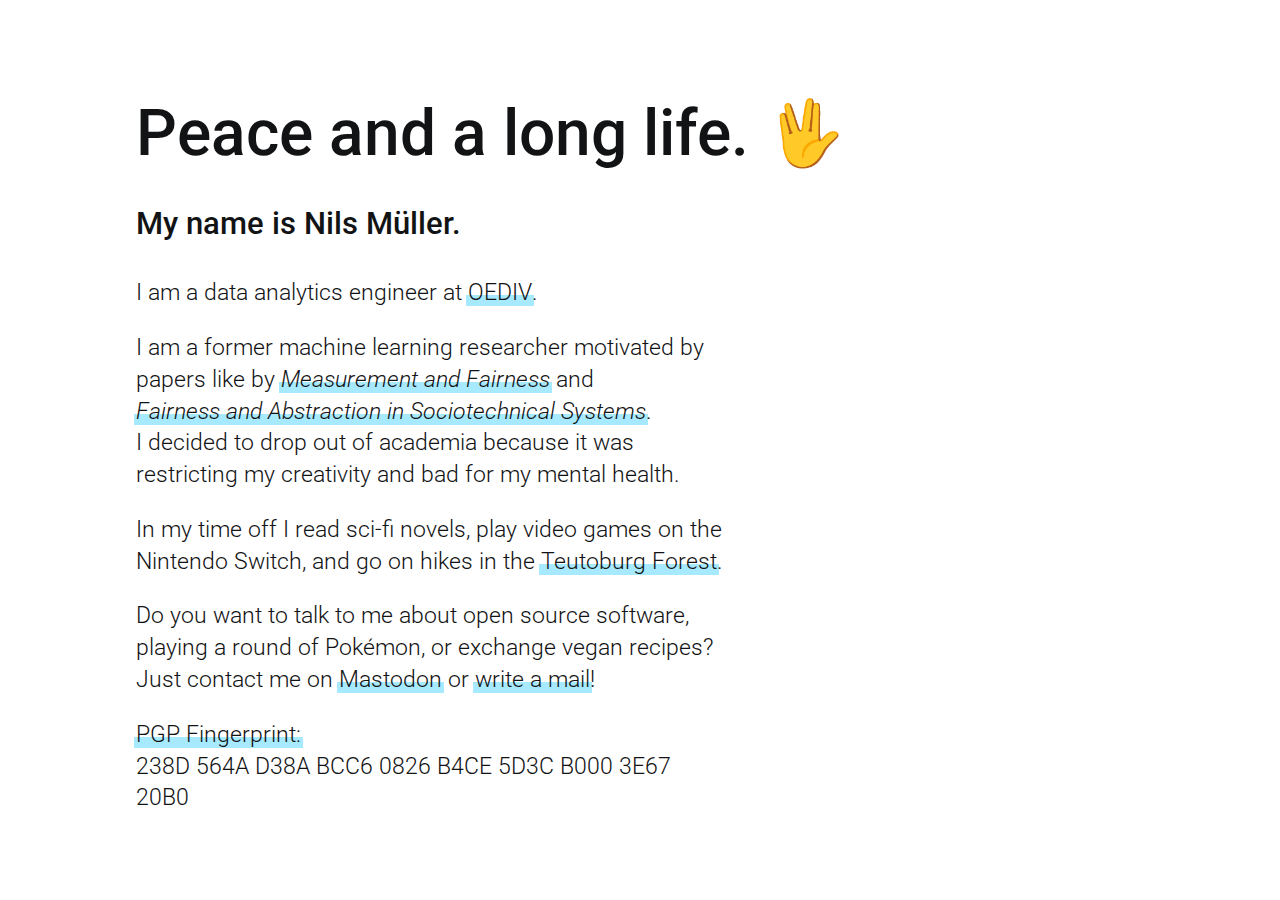
<file: index.html>
<!DOCTYPE html>
<html lang="en">

<head>
  <meta charset="utf-8" />
  <meta http-equiv="X-UA-Compatible" content="IE=edge" />
  <meta property="og:image" content="vulcan-salute.png" />
  <title>Nils Müller</title>
  <meta name="viewport" content="width=device-width, initial-scale=1" />
  <link href="https://fonts.googleapis.com/css?family=Roboto:300,500,700" rel="stylesheet" />
  <link rel="stylesheet" href="style.css">
</head>

<body>
  <h1>Peace and a long life. 🖖</h1>
  <p style="font-weight: 500; font-size: 2.2em;">
    My name is Nils Müller.
  </p>
  <p>
    I am a data analytics engineer at <a href="https://www.oediv.de/en/" target="_blank">OEDIV</a>.
  </p>
  <p>
    I am a former machine learning researcher motivated by papers like by <a
      href="https://dl.acm.org/doi/10.1145/3442188.3445901" target="_blank"><em>Measurement and Fairness</em></a> and
    <br><a href="https://dl.acm.org/doi/10.1145/3287560.3287598" target="_blank"><em>Fairness and Abstraction in
        Sociotechnical Systems</em></a>. <br>I decided to drop out of academia because it was restricting my creativity
    and bad for my mental health.
  </p>
  <p>
    In my time off I read sci-fi novels, play video games on the Nintendo Switch, and go on hikes in the <a
      href="https://en.wikipedia.org/wiki/Teutoburg_Forest" target="_blank">Teutoburg Forest</a>.
  </p>
  <p>
    Do you want to talk to me about open source software, playing a round of Pokémon, or exchange vegan
    recipes? Just contact me on <a rel="me" href="https://chaos.social/@shimst3r">Mastodon</a> or <a href="mailto:shimst3r@protonmail.com">write a mail</a>!
  </p>
  <p>
    <a href="./public.asc">PGP Fingerprint:</a><br>238D 564A D38A BCC6 0826  B4CE 5D3C B000 3E67 20B0
  </p>
</body>

</html>
</file>
<file: style.css>
body {
  font-family: 'Roboto', -apple-system, BlinkMacSystemFont, 'Segoe UI',
    Roboto, Oxygen, Ubuntu, Cantarell, 'Open Sans', 'Helvetica Neue',
    sans-serif;
  font-size: calc(10px + 0.33vw);
  -webkit-font-smoothing: antialiased;
  padding: 5vh 10vw;
  color: #121314;
}

h1 {
  font-size: 4.5em;
  font-weight: 500;
  margin-bottom: 0;
}

p {
  font-size: 1.6em;
  font-weight: 300;
  line-height: 1.4;
  max-width: 26em;
}

li {
  font-size: 1.6em;
  font-weight: 300;
  line-height: 1.4;
  max-width: 26em;
}

a {
  text-decoration: none;
  color: #121314;
  position: relative;
}

a:after {
  content: '';
  position: absolute;
  z-index: -1;
  top: 60%;
  left: -0.1em;
  right: -0.1em;
  bottom: 0;
  transition: top 200ms cubic-bezier(0, 0.8, 0.13, 1);
  background-color: rgba(80, 213, 255, 0.5);
}

a:hover:after {
  top: 0%;
}
</file>
